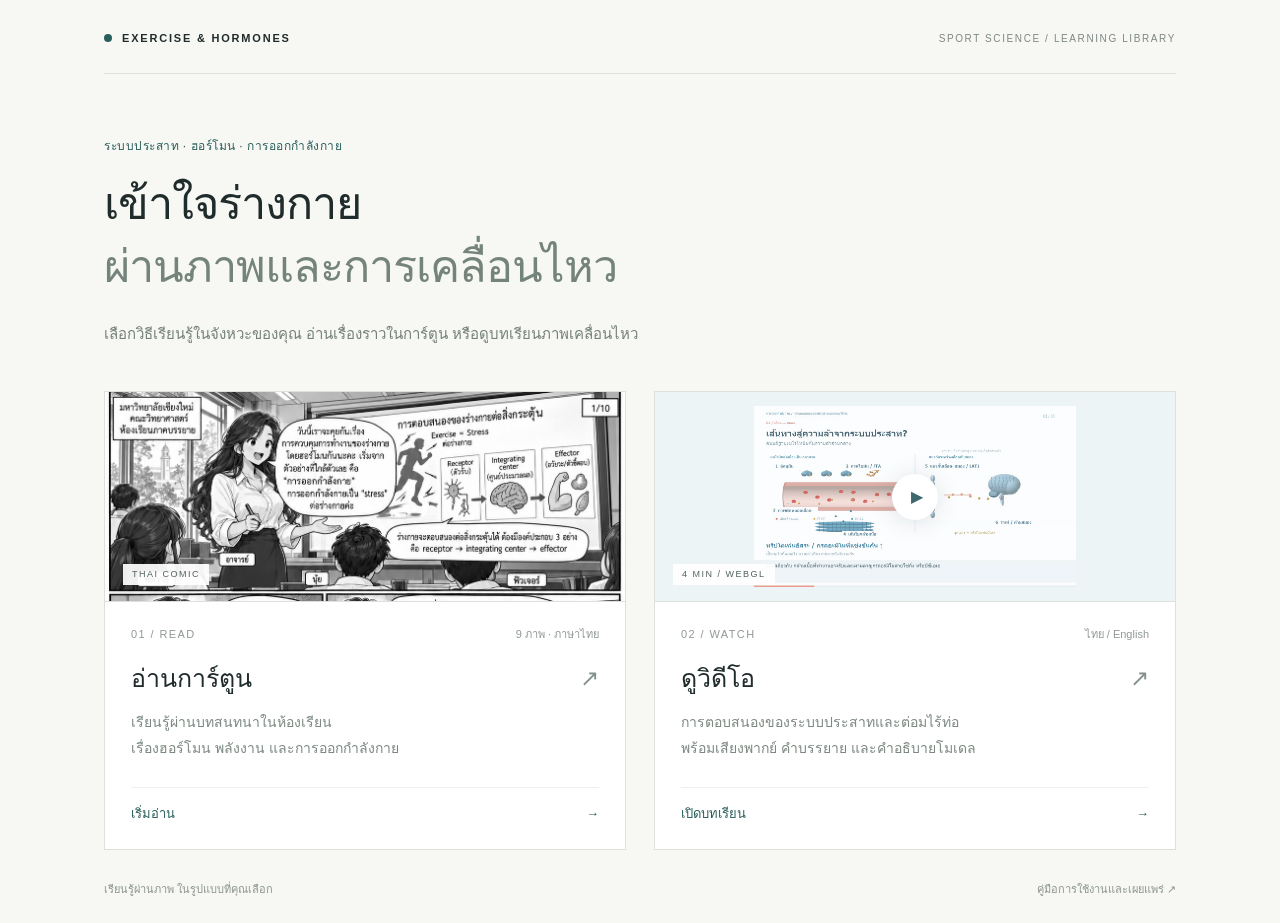
<file: index.html>
<!doctype html>
<html lang="th"><head><meta charset="utf-8"><meta name="viewport" content="width=device-width,initial-scale=1"><meta name="theme-color" content="#f7f7f3"><meta name="description" content="บทเรียนระบบประสาทและต่อมไร้ท่อกับการออกกำลังกาย อ่านการ์ตูนหรือดูวิดีโอพร้อมเสียงพากย์ไทย"><title>Exercise & Hormones — อ่านหรือดู</title><link rel="stylesheet" href="hub.css"></head>
<body><main class="home"><header class="brandbar"><a class="brand" href="index.html"><span class="brand-dot"></span>EXERCISE & HORMONES</a><span class="edition">SPORT SCIENCE / LEARNING LIBRARY</span></header>
<section class="intro"><p class="eyebrow">ระบบประสาท · ฮอร์โมน · การออกกำลังกาย</p><h1>เข้าใจร่างกาย<br><span>ผ่านภาพและการเคลื่อนไหว</span></h1><p class="lead">เลือกวิธีเรียนรู้ในจังหวะของคุณ<br class="mobile-break"> อ่านเรื่องราวในการ์ตูน หรือดูบทเรียนภาพเคลื่อนไหว</p></section>
<section class="paths" aria-label="เลือกรูปแบบบทเรียน">
<a class="path-card" href="reader/index.html"><div class="card-media comic-media"><img id="comic-cover" src="assets/comic-cover.png" alt="ตัวอย่างการ์ตูนบทสนทนาเรื่องฮอร์โมนในห้องเรียน"><span class="media-tag">THAI COMIC</span></div><div class="card-copy"><div class="card-topline"><span>01 / READ</span><span id="comic-count">อ่านตามลำดับหน้า</span></div><h2>อ่านการ์ตูน <span aria-hidden="true">↗</span></h2><p>เรียนรู้ผ่านบทสนทนาในห้องเรียน<br>เรื่องฮอร์โมน พลังงาน และการออกกำลังกาย</p><span class="card-action">เริ่มอ่าน <span aria-hidden="true">→</span></span></div></a>
<a class="path-card" href="video/th/index.html"><div class="card-media video-media"><img src="assets/video-preview.png" alt="ตัวอย่างวิดีโอ แสดงโมเดลหลอดเลือดและเส้นทางเข้าสู่สมอง"><span class="play-mark" aria-hidden="true">▶</span><span class="media-tag">4 MIN / WEBGL</span></div><div class="card-copy"><div class="card-topline"><span>02 / WATCH</span><span>ไทย / English</span></div><h2>ดูวิดีโอ <span aria-hidden="true">↗</span></h2><p>การตอบสนองของระบบประสาทและต่อมไร้ท่อ<br>พร้อมเสียงพากย์ คำบรรยาย และคำอธิบายโมเดล</p><span class="card-action">เปิดบทเรียน <span aria-hidden="true">→</span></span></div></a>
</section><footer class="home-footer"><span>เรียนรู้ผ่านภาพ ในรูปแบบที่คุณเลือก</span><a href="README.md">คู่มือการใช้งานและเผยแพร่ ↗</a></footer></main><script src="reader/pages.js"></script><script>if(window.COMIC_PAGES?.length){document.querySelector('#comic-count').textContent=COMIC_PAGES.length+' ภาพ · ภาษาไทย';}</script></body></html>
</file>
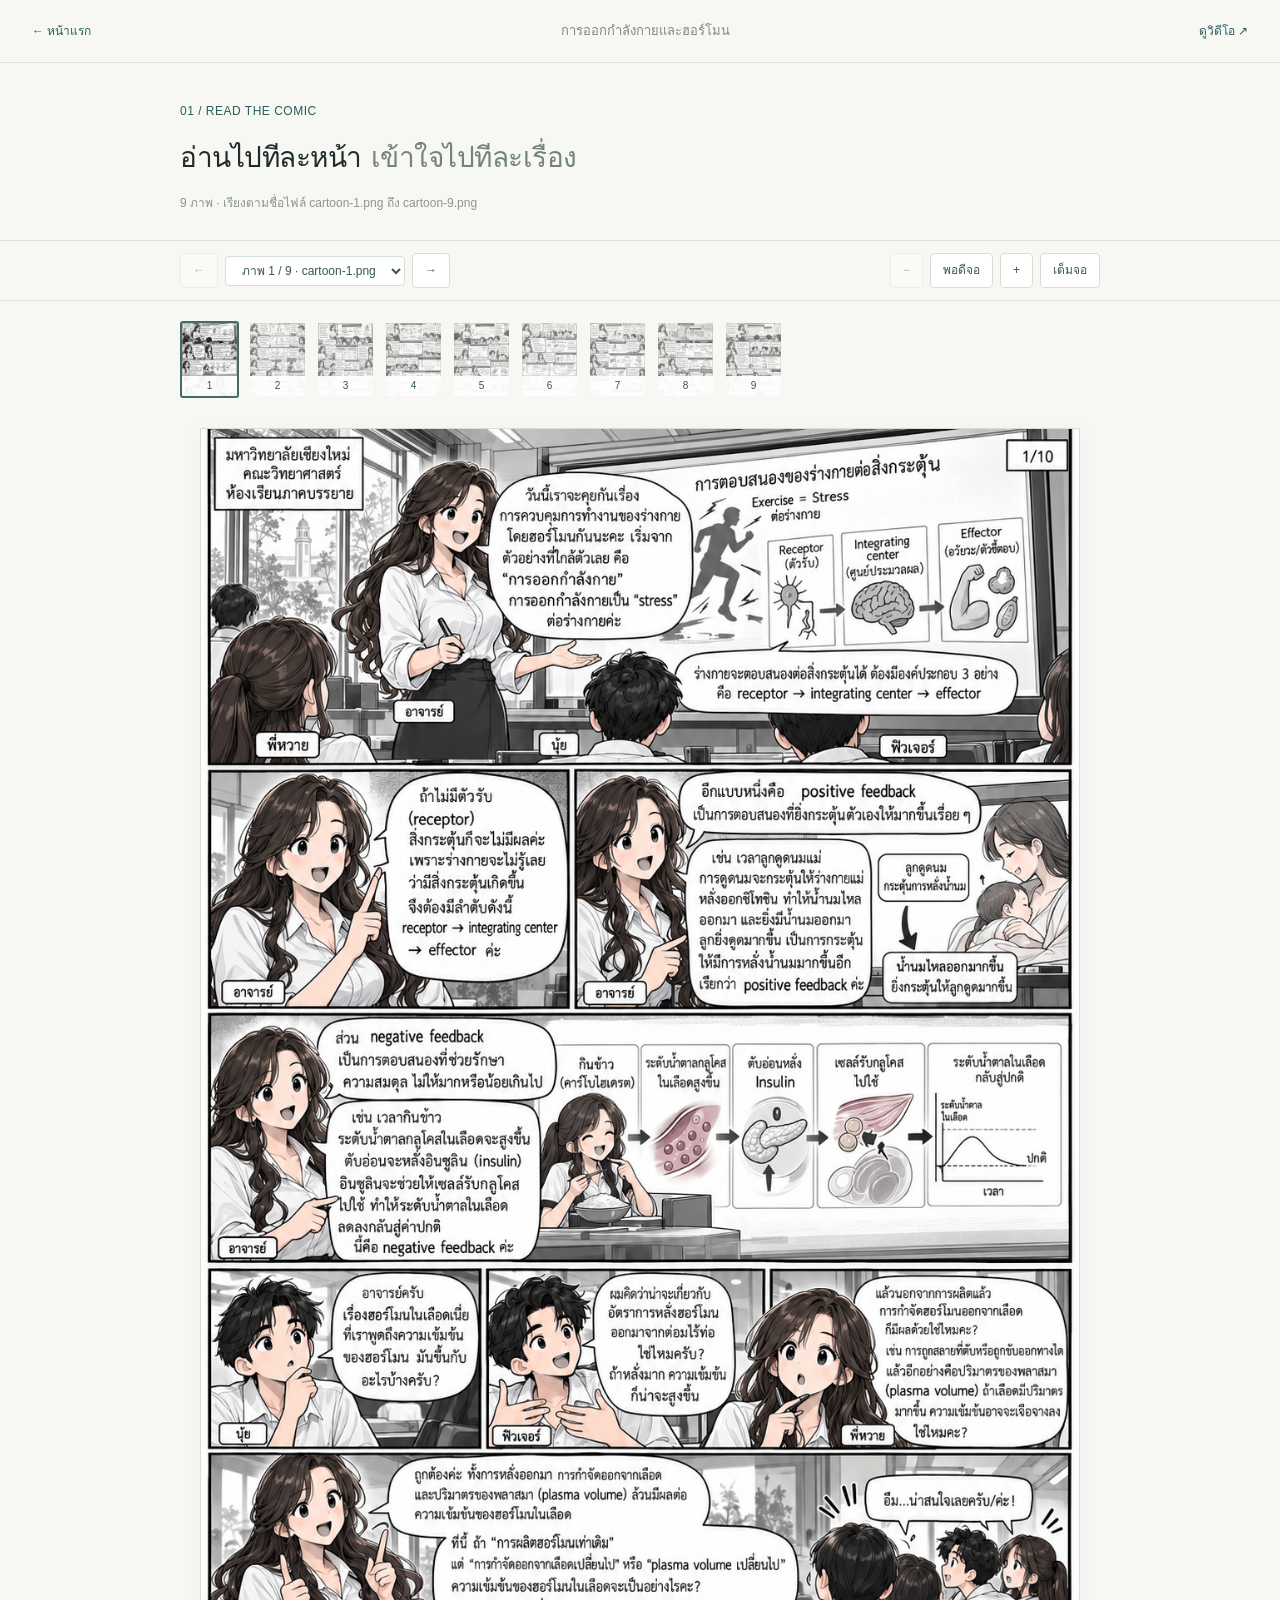
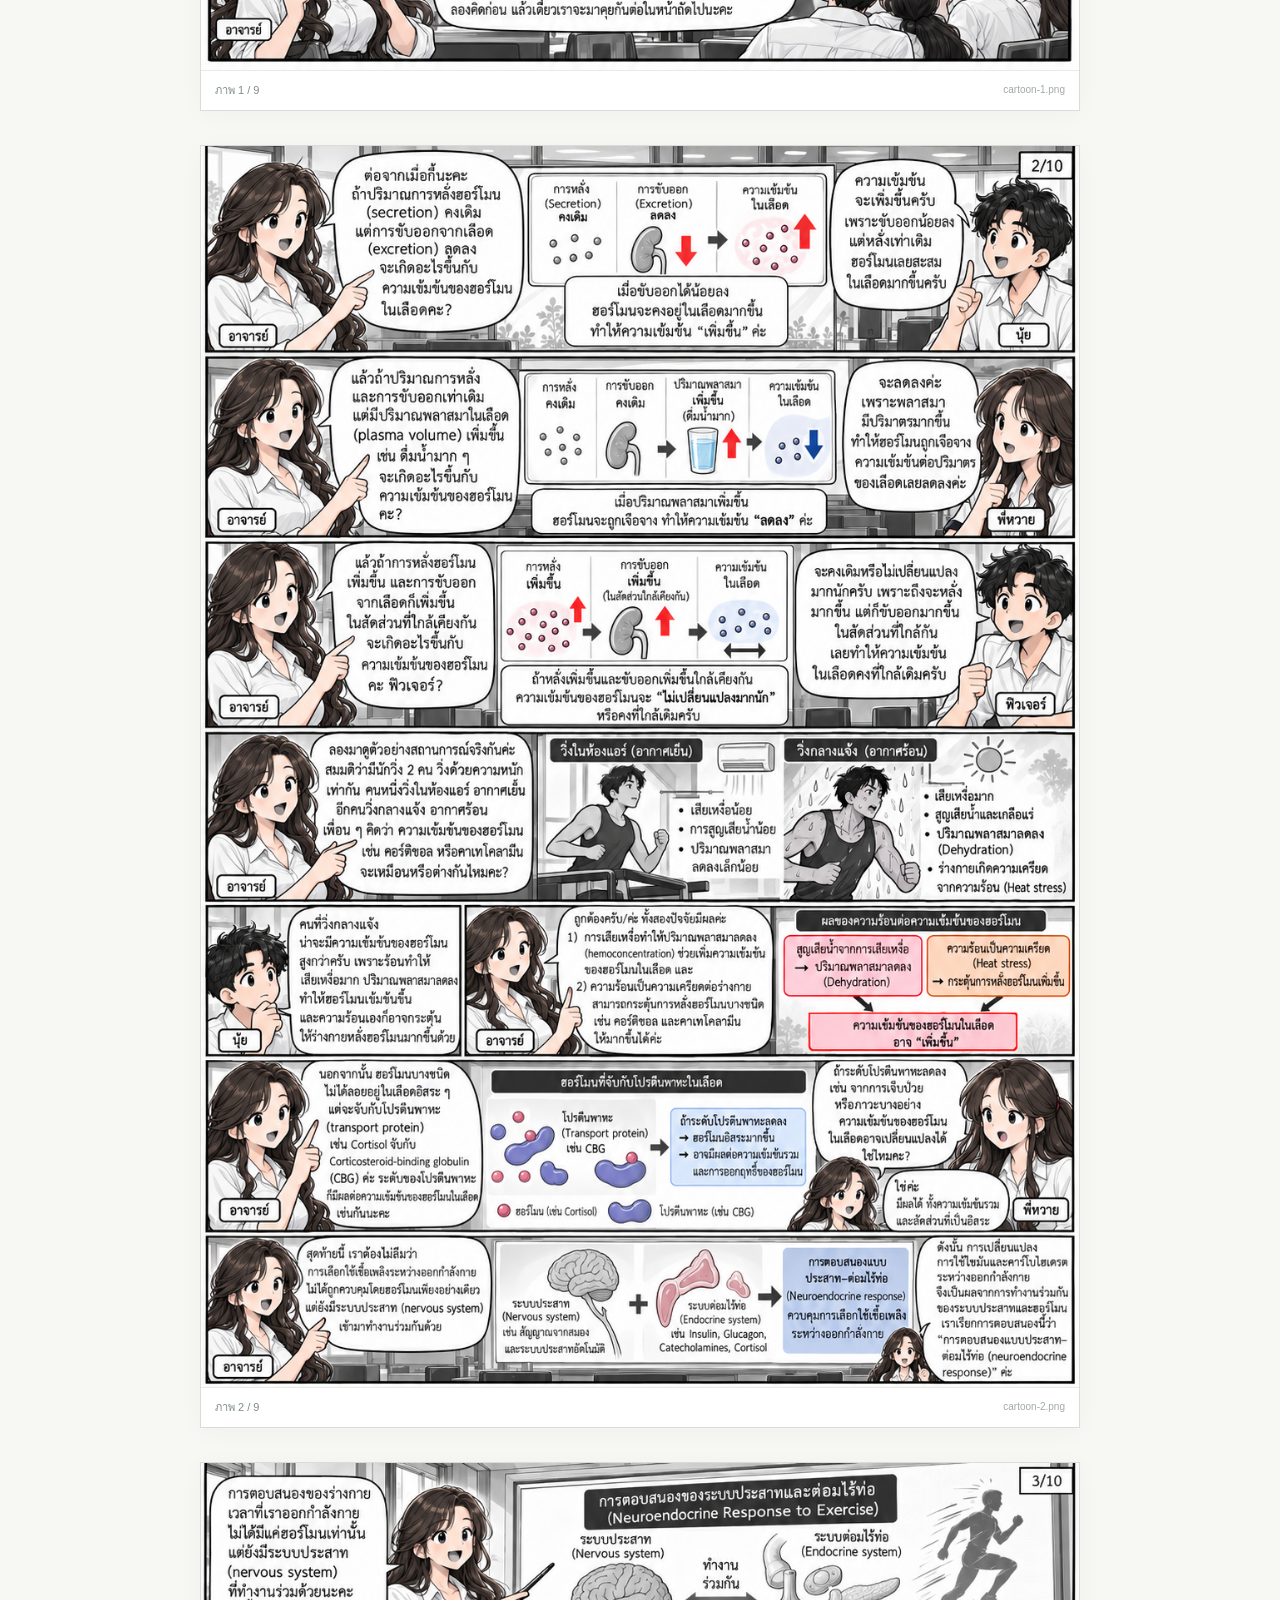
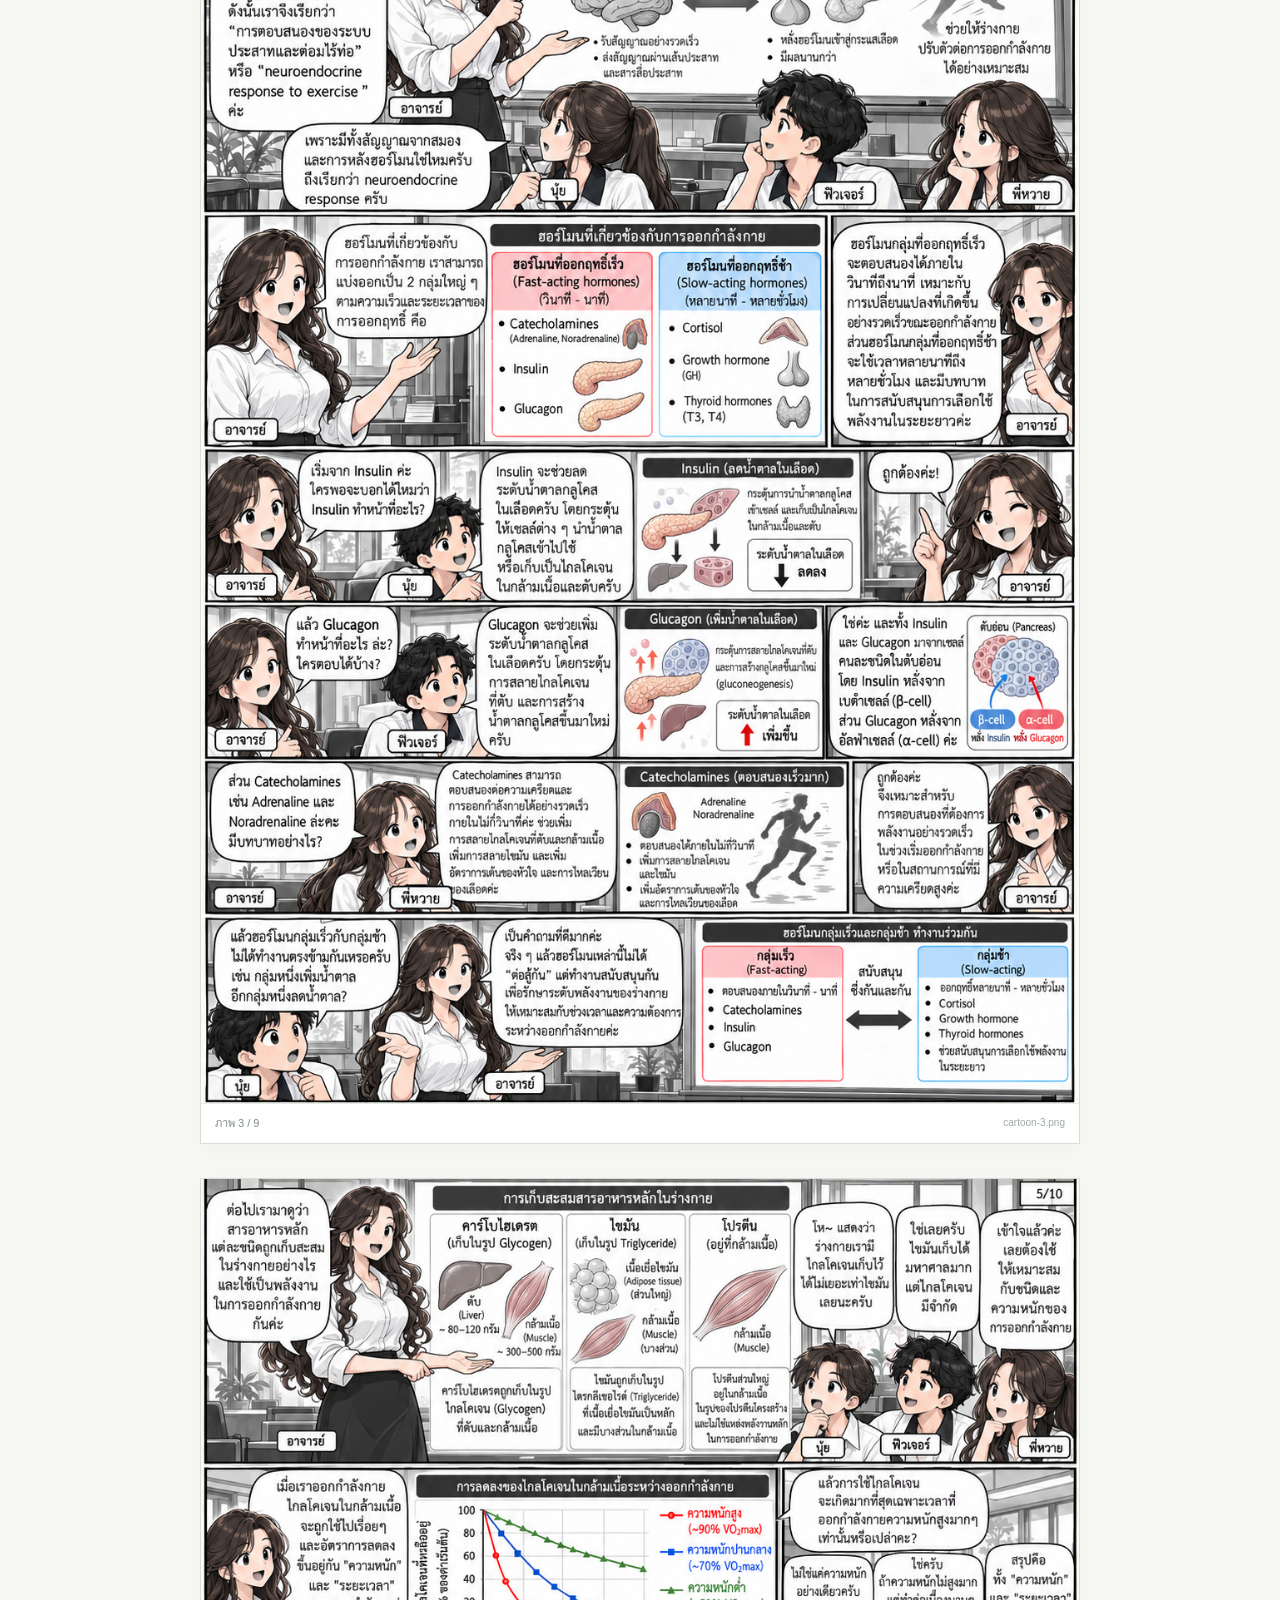
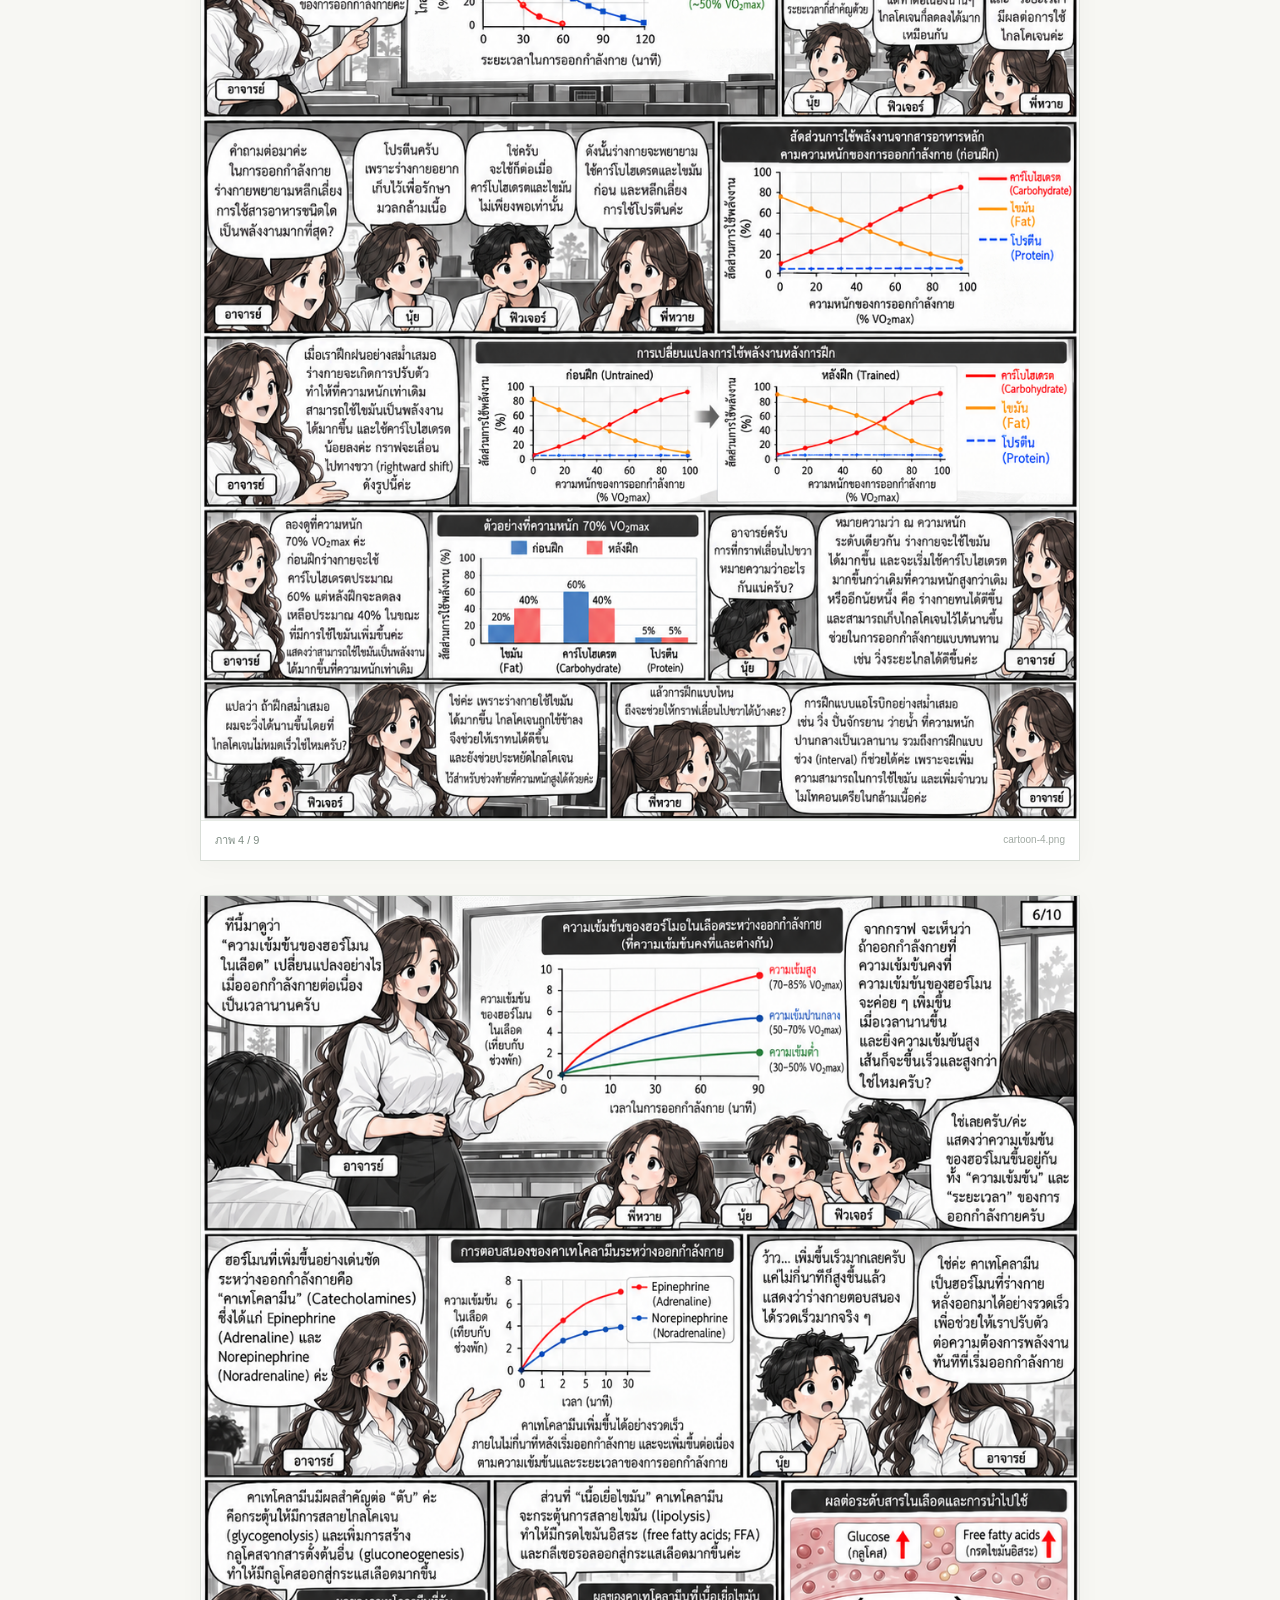
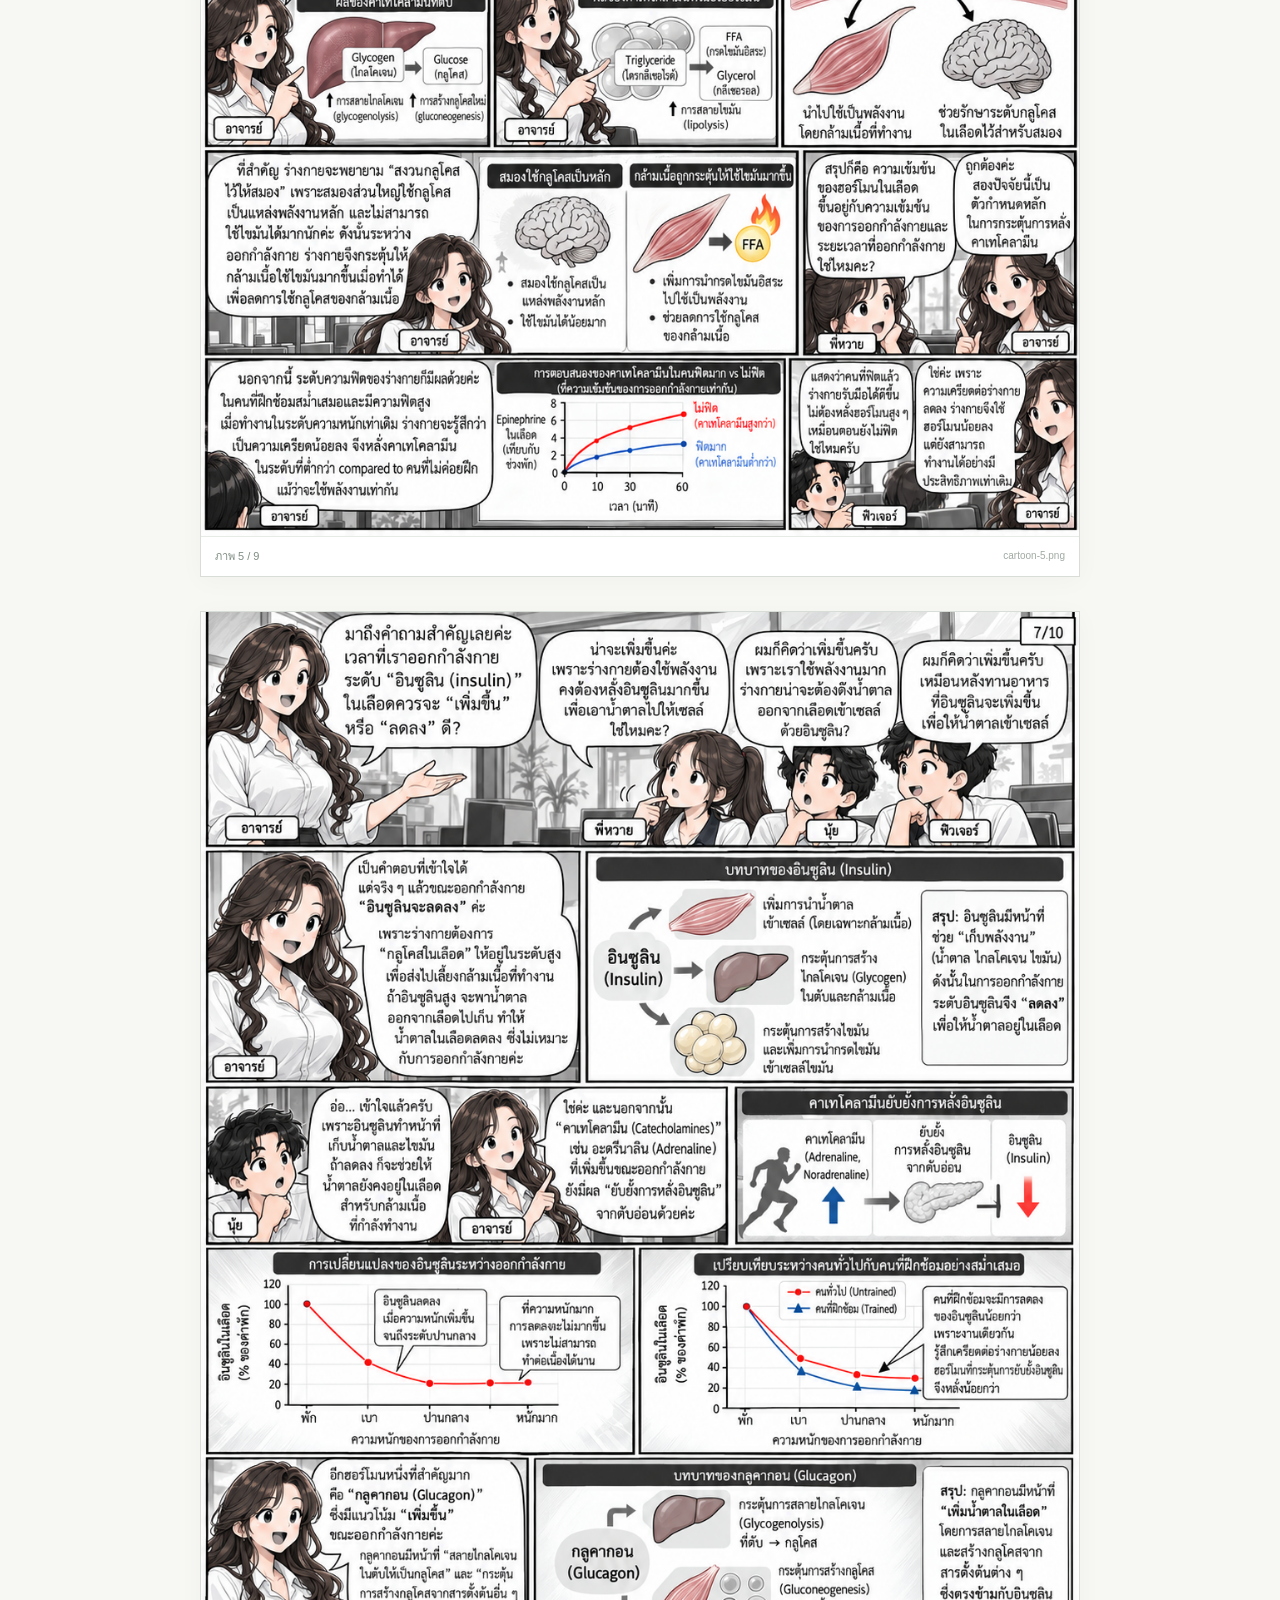
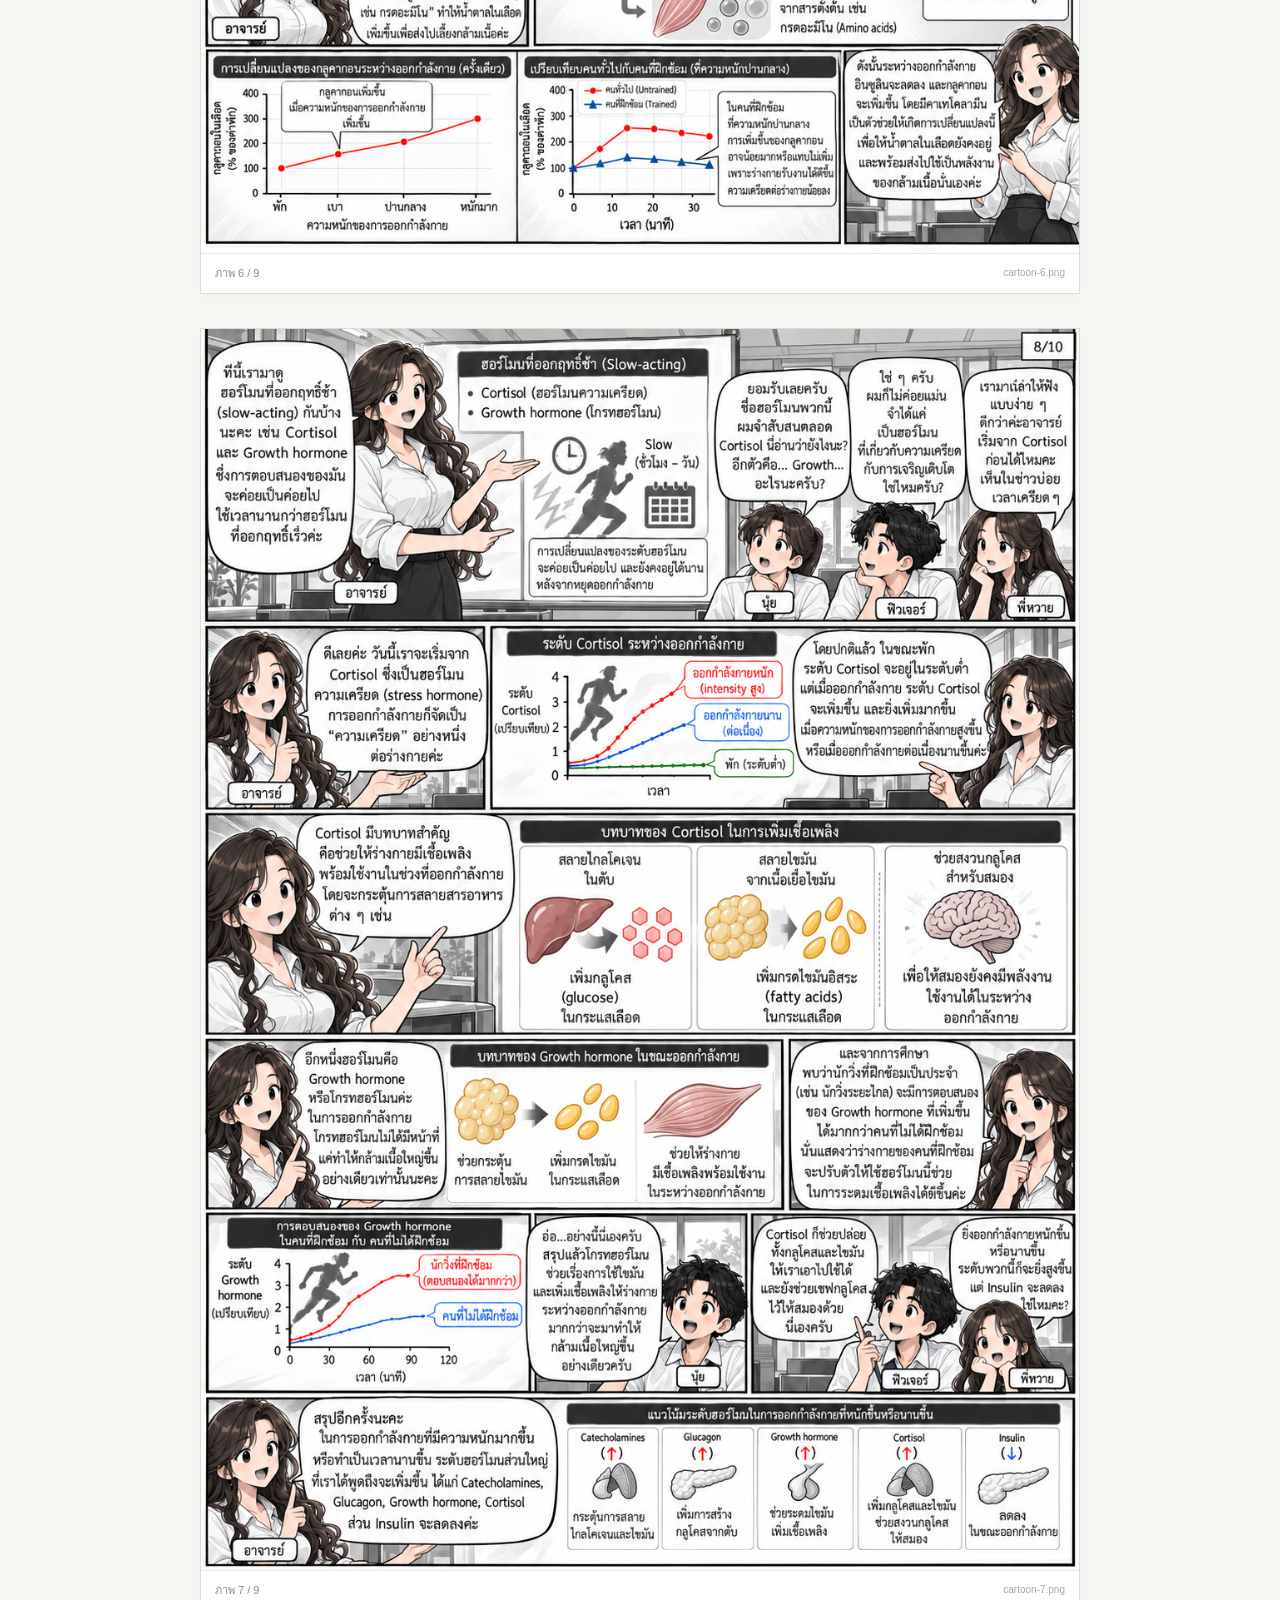
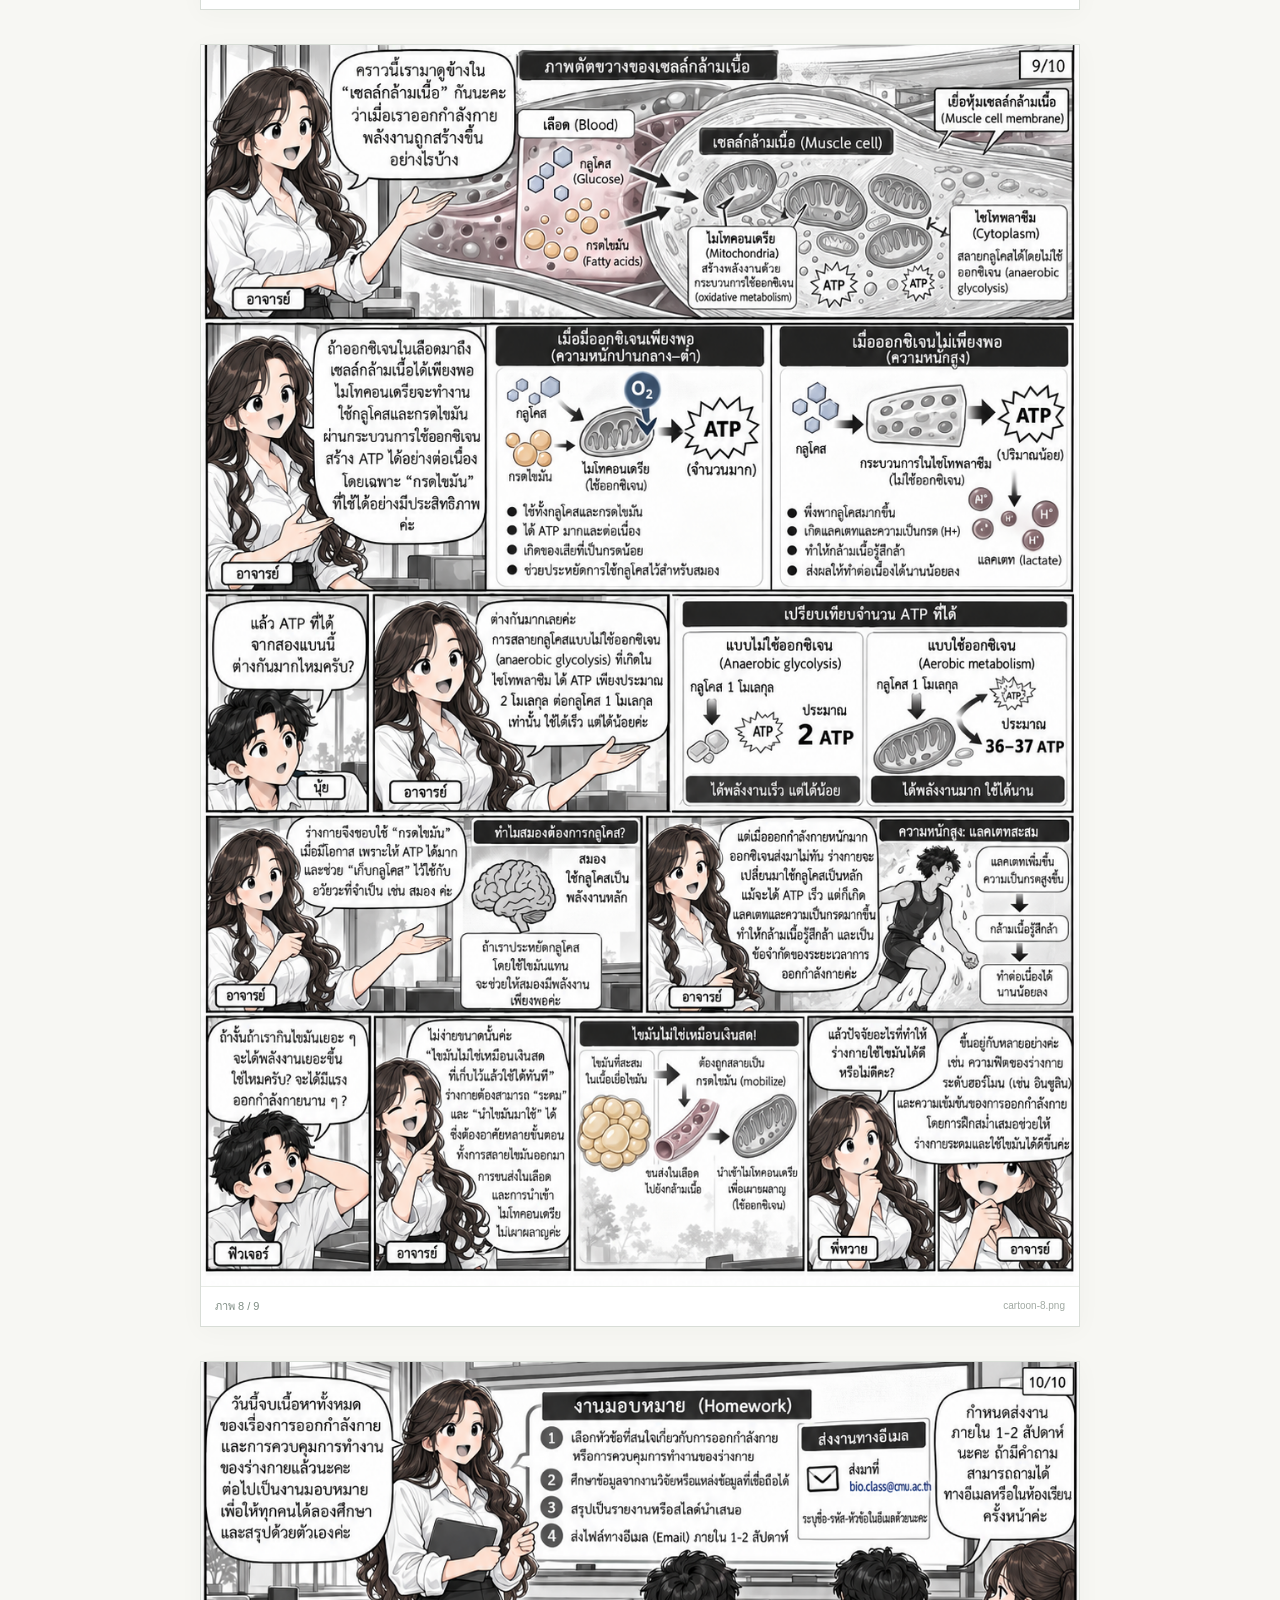
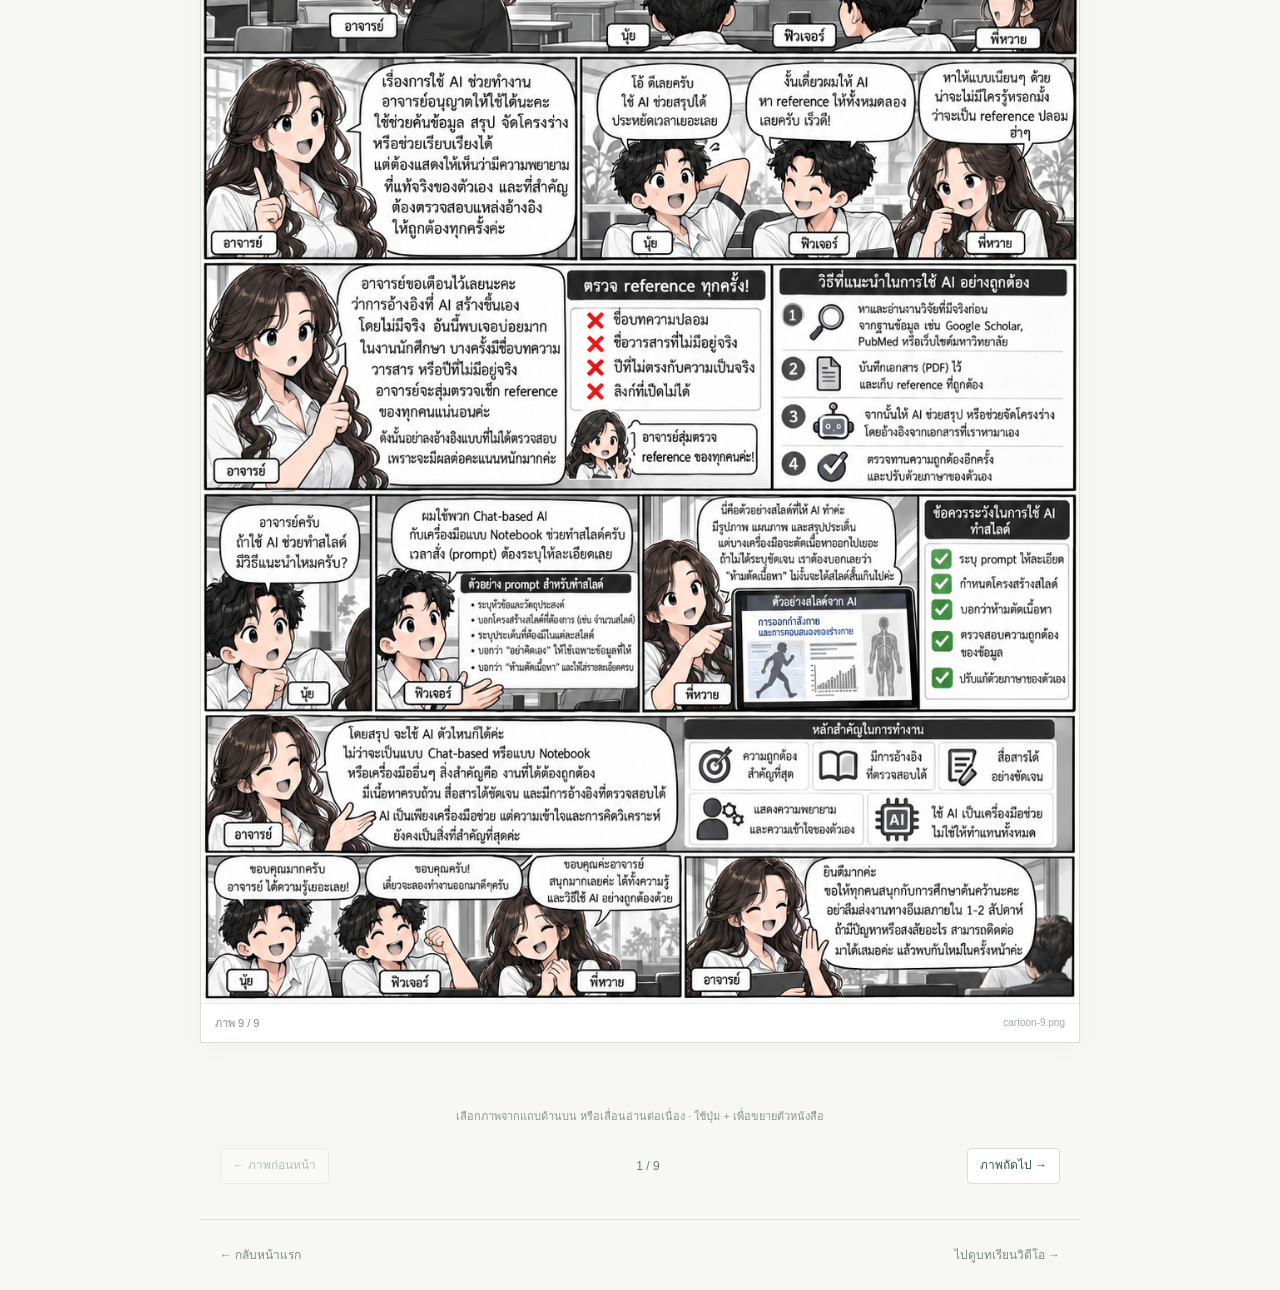
<file: reader/index.html>
<!doctype html><html lang="th"><head><meta charset="utf-8"><meta name="viewport" content="width=device-width,initial-scale=1"><meta name="theme-color" content="#f7f7f3"><title>อ่านการ์ตูน — Exercise & Hormones</title><link rel="stylesheet" href="../hub.css"><link rel="stylesheet" href="reader.css"></head><body>
<header class="reader-header"><a class="back-link" href="../index.html">← หน้าแรก</a><span class="reader-title">การออกกำลังกายและฮอร์โมน</span><a class="video-link" href="../video/th/index.html">ดูวิดีโอ ↗</a></header>
<main><section class="reader-intro"><p class="eyebrow">01 / READ THE COMIC</p><h1>อ่านไปทีละหน้า<br><span>เข้าใจไปทีละเรื่อง</span></h1><p id="collection-note"></p></section>
<nav class="reader-tools" aria-label="ควบคุมการอ่าน"><div class="page-controls"><button id="previous" aria-label="ภาพก่อนหน้า">←</button><label for="page-select" class="sr-only">เลือกภาพ</label><select id="page-select"></select><button id="next" aria-label="ภาพถัดไป">→</button></div><div class="view-controls"><button id="zoom-out" aria-label="ย่อภาพ">−</button><button id="fit">พอดีจอ</button><button id="zoom-in" aria-label="ขยายภาพ">+</button><button id="fullscreen">เต็มจอ</button></div></nav>
<section id="thumbnails" class="thumbnails" aria-label="เลือกหน้าจากภาพย่อ"></section>
<div id="reading-stage" class="reading-stage"><div id="pages" class="pages"></div></div>
<p class="reading-help">เลือกภาพจากแถบด้านบน หรือเลื่อนอ่านต่อเนื่อง · ใช้ปุ่ม + เพื่อขยายตัวหนังสือ</p>
<nav class="bottom-tools" aria-label="เปลี่ยนภาพ"><button id="bottom-previous">← ภาพก่อนหน้า</button><span id="reading-progress" aria-live="polite"></span><button id="bottom-next">ภาพถัดไป →</button></nav>
<footer class="reader-footer"><a href="../index.html">← กลับหน้าแรก</a><a href="../video/th/index.html">ไปดูบทเรียนวิดีโอ →</a></footer></main><script src="pages.js"></script><script src="reader.js"></script></body></html>
</file>
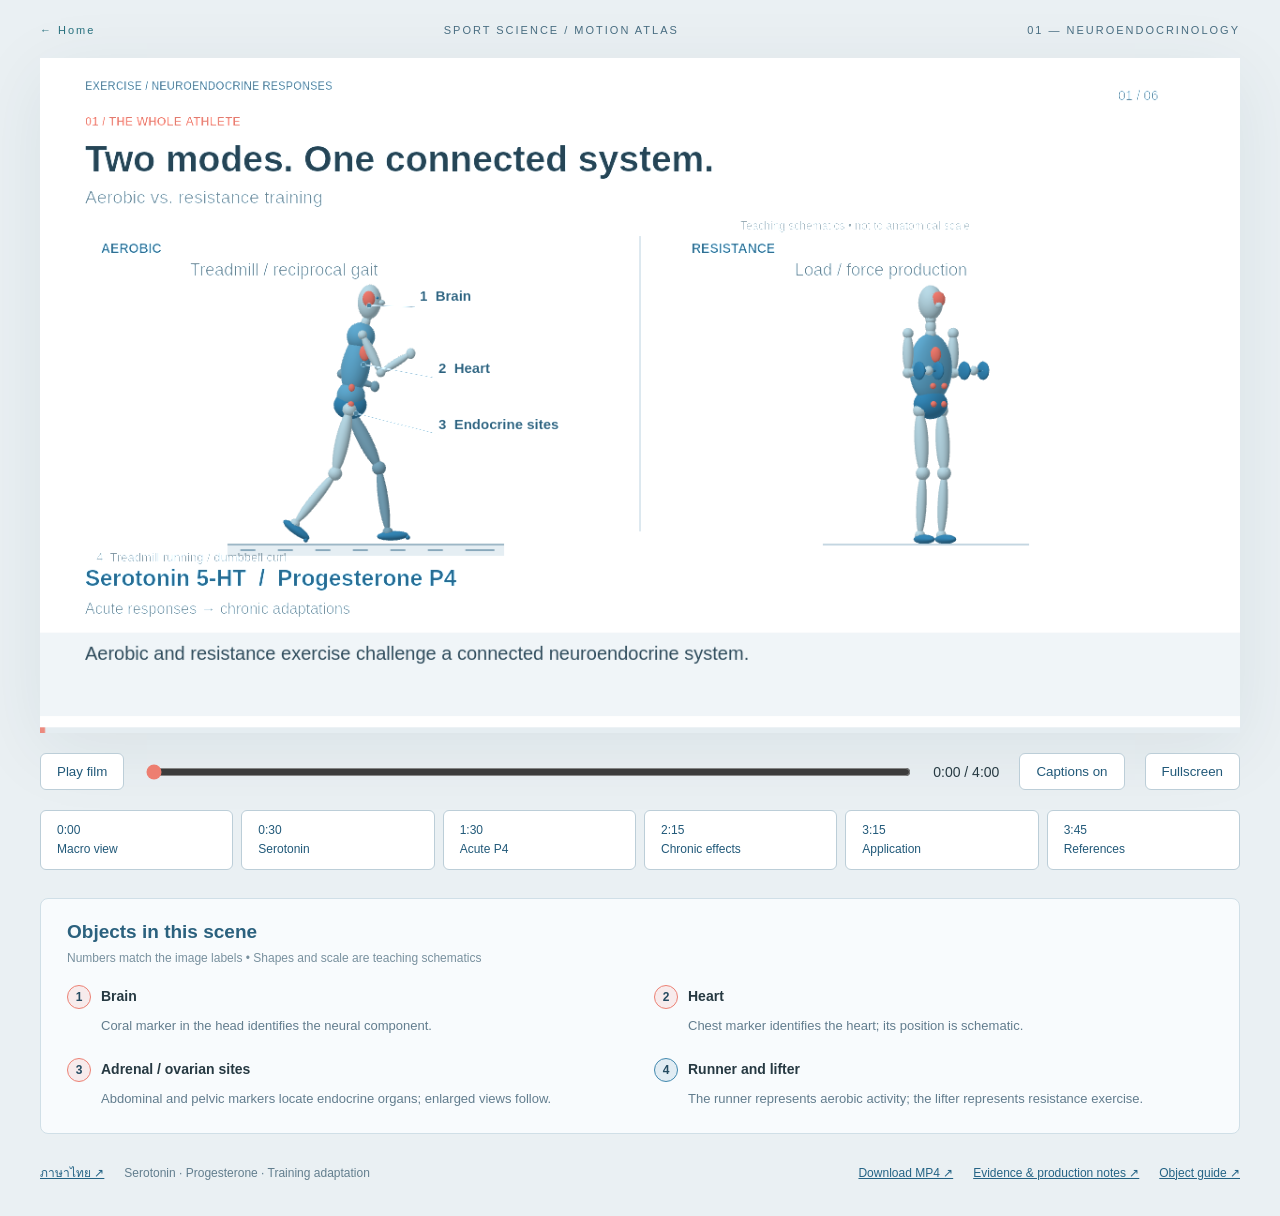
<file: video/index.html>
<!doctype html><html lang="en"><meta charset="utf-8"><meta name="viewport" content="width=device-width,initial-scale=1"><title>Exercise / Neuroendocrine Atlas</title><link rel="stylesheet" href="style.css?v=models-v4"><main><header><a class="hub-home" href="../index.html">← Home</a><span>SPORT SCIENCE / MOTION ATLAS</span><span>01 — NEUROENDOCRINOLOGY</span></header><canvas id="film" width="1280" height="720" aria-label="Four-minute narrated WebGL physiology animation"></canvas><nav><button id="play">Play film</button><input id="seek" aria-label="Film position" type="range" min="0" max="240" step="0.1" value="0"><output id="time">0:00 / 4:00</output><button id="cc" aria-pressed="true">Captions on</button><button id="full">Fullscreen</button></nav><section id="chapters" aria-label="Chapters"></section><section id="object-guide" aria-live="polite"></section><footer><a href="th/">ภาษาไทย ↗</a><p>Serotonin · Progesterone · Training adaptation</p><a href="Neuroendocrine_Responses.mp4?v=models-v4" download>Download MP4 ↗</a><a href="science-notes.md">Evidence & production notes ↗</a><a href="OBJECT_GUIDE_EN.md">Object guide ↗</a></footer><audio id="audio" preload="metadata"><source src="narration.mp3?v=playback-v4-1" type="audio/mpeg"><source src="narration.wav?v=playback-v4-1" type="audio/wav"></audio></main><script src="content.js"></script><script src="movement.js"></script><script src="object-models.js?v=models-v4"></script><script src="film.js?v=playback-v4-1"></script><script src="playback.js?v=playback-v4-1"></script></html>
</file>
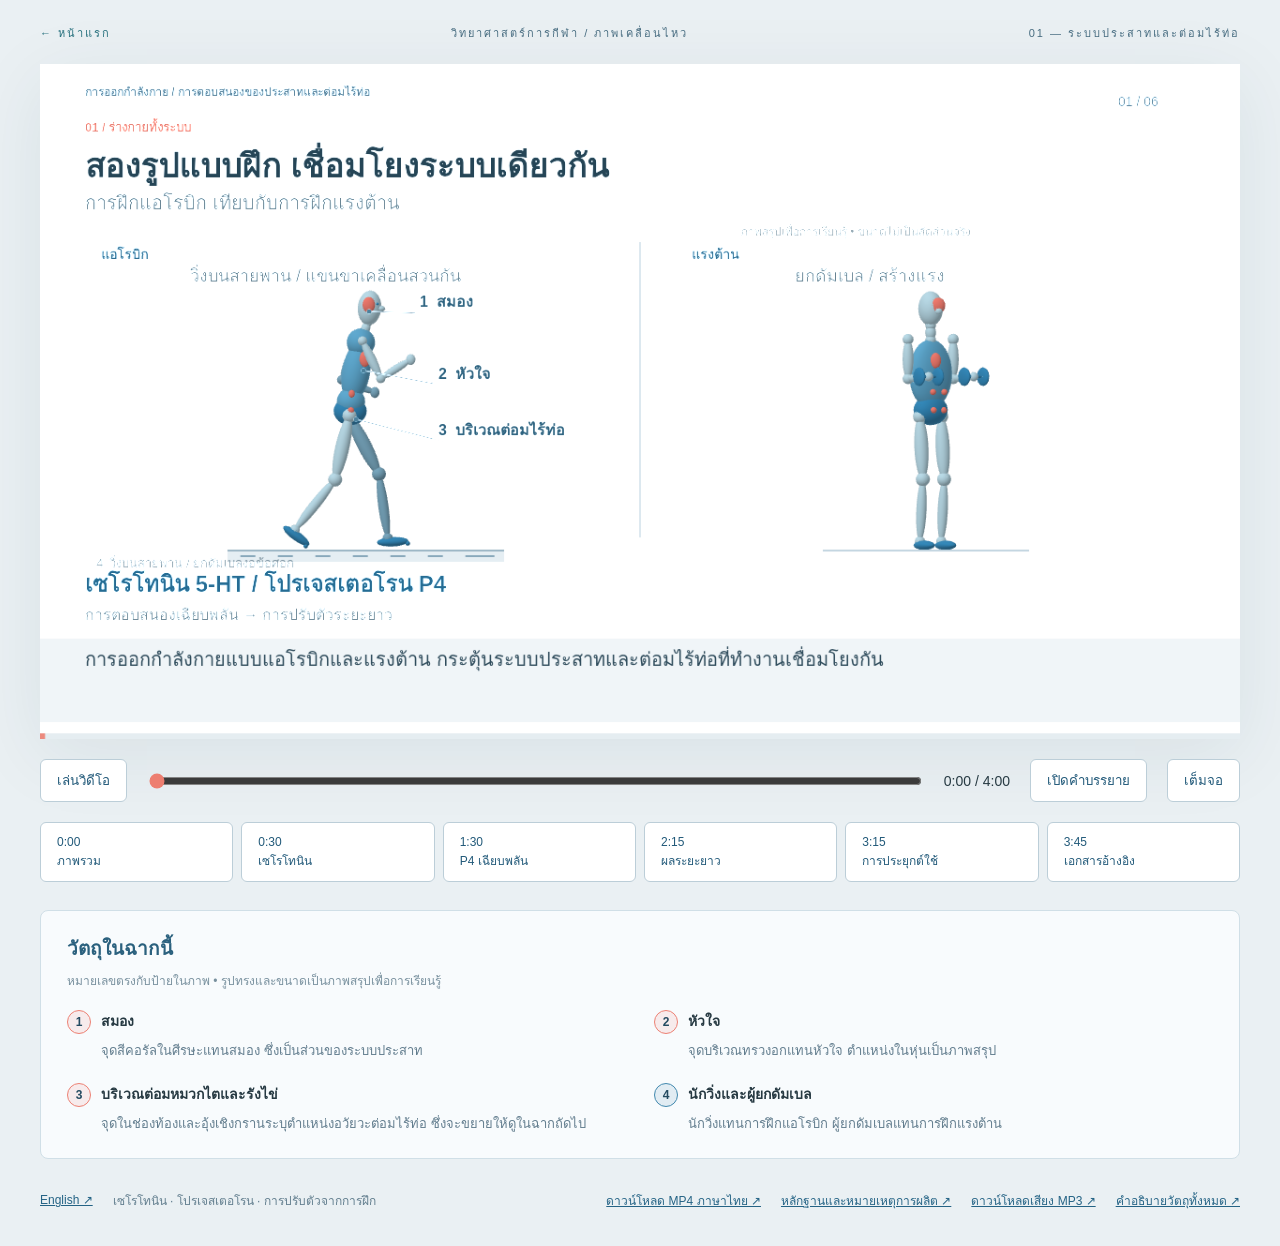
<file: video/th/index.html>
<!doctype html><html lang="th"><meta charset="utf-8"><meta name="viewport" content="width=device-width,initial-scale=1"><title>การตอบสนองของระบบประสาทและต่อมไร้ท่อ</title><link rel="stylesheet" href="../style.css?v=models-v4"><main><header><a class="hub-home" href="../../index.html">← หน้าแรก</a><span>วิทยาศาสตร์การกีฬา / ภาพเคลื่อนไหว</span><span>01 — ระบบประสาทและต่อมไร้ท่อ</span></header><canvas id="film" width="1280" height="720" aria-label="ภาพเคลื่อนไหวสรีรวิทยา WebGL พร้อมเสียงพากย์ภาษาไทย 4 นาที"></canvas><nav><button id="play">เล่นวิดีโอ</button><input id="seek" aria-label="ตำแหน่งวิดีโอ" type="range" min="0" max="240" step="0.1" value="0"><output id="time">0:00 / 4:00</output><button id="cc" aria-pressed="true">เปิดคำบรรยาย</button><button id="full">เต็มจอ</button></nav><section id="chapters" aria-label="บทเรียน"></section><section id="object-guide" aria-live="polite"></section><footer><a href="../">English ↗</a><p>เซโรโทนิน · โปรเจสเตอโรน · การปรับตัวจากการฝึก</p><a href="Neuroendocrine_Responses_TH.mp4?v=models-v4" download>ดาวน์โหลด MP4 ภาษาไทย ↗</a><a href="../science-notes.md">หลักฐานและหมายเหตุการผลิต ↗</a><a href="Thai_Narration_Niwat_Neural.mp3" download>ดาวน์โหลดเสียง MP3 ↗</a><a href="../OBJECT_GUIDE_TH.md">คำอธิบายวัตถุทั้งหมด ↗</a></footer><audio id="audio" preload="metadata"><source src="narration.mp3?v=playback-v4-1" type="audio/mpeg"><source src="narration.wav?v=playback-v4-1" type="audio/wav"></audio></main><script src="content.js?v=neural-v3"></script><script src="../movement.js"></script><script src="../object-models.js?v=models-v4"></script><script src="../film.js?v=playback-v4-1"></script><script src="../playback.js?v=playback-v4-1"></script></html>
</file>
<file: hub.css>
:root{--paper:#f7f7f3;--ink:#202b2c;--muted:#7e8885;--rule:#dce1da;--accent:#295e5b}*{box-sizing:border-box}body{margin:0;background:var(--paper);color:var(--ink);font:16px/1.7 'Leelawadee UI','Tahoma',sans-serif}a{color:inherit;text-decoration:none}button,input,select{font:inherit}a:focus-visible,button:focus-visible,input:focus-visible,select:focus-visible{outline:3px solid #64a6a0;outline-offset:5px}.home{max-width:1160px;margin:auto;padding:0 44px}.brandbar{display:flex;align-items:center;justify-content:space-between;border-bottom:1px solid var(--rule);padding:30px 0 26px;gap:18px}.brand{font:600 11px/1.5 'Segoe UI',sans-serif;letter-spacing:1.8px;display:flex;align-items:center;gap:10px}.brand-dot{height:8px;width:8px;background:var(--accent);border-radius:50%}.edition{color:var(--muted);font:10px 'Segoe UI',sans-serif;letter-spacing:1.6px}.intro{padding:62px 0 43px}.eyebrow{font-size:12px;letter-spacing:.5px;color:var(--accent);margin:0 0 16px}h1{font-size:clamp(30px,3.7vw,45px);font-weight:500;line-height:1.4;letter-spacing:-1px;margin:0 0 22px}h1 span{color:#75837d}.lead{font-size:15px;color:#75817c;margin:0;line-height:1.9}.mobile-break{display:none}.paths{display:grid;grid-template-columns:1fr 1fr;gap:28px}.path-card{border:1px solid var(--rule);background:#fff;display:block;transition:transform .2s,border-color .2s}.path-card:hover{transform:translateY(-4px);border-color:#92aaa2}.card-media{height:210px;position:relative;overflow:hidden;background:#eef1ed;border-bottom:1px solid var(--rule)}.card-media img{width:100%;height:100%;object-fit:cover;display:block;transition:transform .4s}.comic-media img{object-position:center 11%;filter:grayscale(1)}.video-media{background:#edf4f6}.video-media img{object-fit:contain;padding:14px;opacity:.83}.media-tag{position:absolute;left:18px;bottom:16px;background:#ffffffed;padding:4px 9px;font:9px/1.5 'Segoe UI',sans-serif;letter-spacing:1.5px;color:#51615c}.play-mark{display:grid;place-items:center;position:absolute;left:calc(50% - 23px);top:calc(50% - 23px);width:46px;height:46px;padding-left:3px;border-radius:50%;background:#fff;box-shadow:0 2px 24px #263f4b24;color:#3d696e;font-size:16px}.card-copy{padding:23px 26px 24px}.card-topline{display:flex;justify-content:space-between;color:#909993;font-size:11px;gap:14px}.card-topline span:first-child{font-family:'Segoe UI',sans-serif;letter-spacing:1.4px}h2{display:flex;align-items:center;justify-content:space-between;font-size:25px;font-weight:500;margin:13px 0 9px}h2>span{font-size:23px;color:#82918b}.card-copy p{font-size:14px;line-height:1.9;margin:0;color:#7c8881}.card-action{display:flex;align-items:center;justify-content:space-between;border-top:1px solid #edf0eb;margin-top:25px;padding-top:15px;font-size:13px;color:var(--accent)}.home-footer{display:flex;justify-content:space-between;font-size:11px;color:#8c9690;padding:30px 0 24px;gap:20px}.home-footer a:hover{text-decoration:underline}@media(max-width:650px){.home{padding:0 22px}.brandbar{padding:22px 0}.brand{font-size:9px;letter-spacing:1px}.edition{display:none}.intro{padding:38px 0 30px}h1{font-size:29px;letter-spacing:-.5px}.lead{font-size:13px}.mobile-break{display:block}.paths{grid-template-columns:1fr;gap:20px}.card-media{height:185px}.card-copy{padding:20px 22px}.home-footer{flex-direction:column;gap:6px}}@media(prefers-reduced-motion:reduce){*{scroll-behavior:auto!important;transition:none!important}}
.comic-media img{object-position:center top}
</file>
<file: reader/reader.css>
html{scroll-padding-top:112px}.reader-header{display:flex;align-items:center;justify-content:space-between;gap:18px;padding:20px 32px;border-bottom:1px solid var(--rule)}.back-link,.video-link{font-size:12px;color:var(--accent)}.reader-title{font-size:13px;color:#7d8982}.reader-intro{max-width:980px;margin:38px auto 26px;padding:0 30px}.reader-intro h1{font-size:28px;line-height:1.5;letter-spacing:-.5px;margin-bottom:14px}.reader-intro h1 br{display:none}.reader-intro h1 span{margin-left:9px}.reader-intro>p:last-child{font-size:12px;color:#8c958e}.reader-tools{position:sticky;top:0;z-index:5;background:#f7f7f3f5;backdrop-filter:blur(12px);border-top:1px solid var(--rule);border-bottom:1px solid var(--rule);padding:12px max(20px,calc((100vw - 920px)/2));display:flex;justify-content:space-between;gap:16px}.page-controls,.view-controls{display:flex;gap:7px;align-items:center}button,select{border:1px solid #d6ded6;background:#fff;color:#36574f;border-radius:4px;padding:6px 12px;font-size:12px;line-height:1.8;cursor:pointer}button:disabled{opacity:.35;cursor:default}button:hover:not(:disabled){background:#e8efea}.page-controls select{max-width:250px;min-width:130px}.thumbnails{max-width:980px;margin:20px auto;padding:0 30px;display:flex;gap:9px;overflow:auto}.thumbnail{padding:0;position:relative;min-width:59px;max-width:59px;border:2px solid transparent;background:transparent;overflow:hidden;border-radius:3px}.thumbnail img{width:55px;height:73px;object-fit:cover;object-position:top;display:block;filter:grayscale(1);opacity:.65}.thumbnail span{position:absolute;bottom:0;left:0;right:0;background:#ffffffed;font-size:10px;line-height:20px}.thumbnail[aria-current="page"]{border-color:#466c60}.thumbnail[aria-current="page"] img{opacity:1}.reading-stage{overflow:auto;max-width:100%;padding:10px 18px 30px}.pages{width:var(--reading-width,880px);max-width:100%;margin:auto}.pages.zoomed{max-width:none}figure{margin:0 0 34px;scroll-margin-top:92px;background:#fff;border:1px solid #d8ddd7;box-shadow:0 4px 24px #243a2d08}figure img{display:block;width:100%;height:auto}figcaption{display:flex;justify-content:space-between;gap:14px;padding:10px 14px;color:#7e8c83;font-size:11px;border-top:1px solid #e7ebe6}.file-name{font-size:10px;color:#a1aaa3;overflow-wrap:anywhere}.reading-help{text-align:center;font-size:11px;color:#8a958d;margin:0 20px 22px}.bottom-tools{display:flex;justify-content:space-between;align-items:center;max-width:880px;margin:auto;padding:0 20px;gap:10px}.bottom-tools span{font-size:12px;color:#6c7c73}.reader-footer{display:flex;max-width:880px;margin:35px auto 0;padding:25px 20px;border-top:1px solid var(--rule);justify-content:space-between;font-size:12px;color:#7b8b80}.sr-only{position:absolute;width:1px;height:1px;overflow:hidden;clip:rect(0,0,0,0)}.reading-stage:fullscreen{background:#e9ede7;height:100vh;padding-top:30px}.reading-stage:fullscreen .pages{max-width:100%;width:900px}@media(max-width:650px){.reader-header{padding:16px 18px}.reader-title{display:none}.reader-intro{margin-top:30px;padding:0 20px}.reader-intro h1{font-size:24px}.reader-intro h1 br{display:block}.reader-intro h1 span{margin-left:0}.reader-tools{padding:10px 12px;gap:10px;flex-wrap:wrap}.page-controls select{min-width:110px;max-width:190px}button,select{padding:5px 10px}.view-controls{margin-left:auto}.thumbnails{padding:0 16px;margin:15px 0;gap:5px}.thumbnail{min-width:47px;max-width:47px}.thumbnail img{width:43px;height:59px}.reading-stage{padding:4px 0 22px}.pages{width:100%}figure{border-left:0;border-right:0;margin-bottom:24px;scroll-margin-top:124px}figcaption{padding:10px 12px}.file-name{display:none}.bottom-tools button{font-size:11px}.reader-footer{font-size:11px}}@media(prefers-reduced-motion:reduce){html{scroll-behavior:auto}}
/* Keep the enlarged canvas wider than the phone while its stage scrolls. */
@media(max-width:650px){.pages.zoomed{width:var(--reading-width)}}
html{scroll-padding-top:0}.reading-stage figure{scroll-margin-top:var(--reader-offset,90px)}
</file>
<file: video/style.css>
*{box-sizing:border-box}body{margin:0;background:#eaf0f3;color:#263942;font:14px 'Segoe UI',Tahoma,Arial,sans-serif}main{max-width:1440px;margin:auto;padding:24px 40px}header,footer,nav{display:flex;align-items:center;gap:20px;justify-content:space-between}header{font-size:11px;letter-spacing:2px;padding:0 0 22px;color:#486d81}canvas{display:block;width:100%;aspect-ratio:16/9;background:white;box-shadow:0 16px 70px #183b5014}nav{padding:20px 0}button{background:white;border:1px solid #bcced8;border-radius:6px;color:#215979;padding:10px 16px;cursor:pointer}button:hover,button.active{background:#145c85;color:white}input{flex:1;accent-color:#ed7e70;min-width:40px}output{white-space:nowrap;font-variant-numeric:tabular-nums}#chapters{display:grid;grid-template-columns:repeat(6,1fr);gap:8px}#chapters button{text-align:left;font-size:12px;line-height:1.6}footer{justify-content:flex-start;font-size:12px;color:#627e8e;margin-top:20px}a{color:#246385}footer p{margin-right:auto}#object-guide{margin-top:28px;background:#f8fbfd;border:1px solid #d0dfe7;border-radius:8px;padding:22px 26px}#object-guide h2{font-size:19px;margin:0;color:#2b617e}#object-guide p{color:#78909e;font-size:12px;margin:8px 0 20px}#object-guide dl{display:grid;grid-template-columns:repeat(2,minmax(0,1fr));gap:20px 28px;margin:0}#object-guide dt{font-weight:600;display:flex;gap:10px;align-items:center;line-height:1.7}#object-guide dt span{display:inline-grid;place-items:center;border-radius:50%;width:24px;height:24px;flex:0 0 24px;color:white;font-size:12px}#object-guide dd{margin:6px 0 0 34px;line-height:1.75;color:#627d8e;font-size:13px}@media(max-width:700px){main{padding:16px 10px}header{font-size:8px}nav{gap:6px;flex-wrap:wrap}button{padding:8px}#chapters{grid-template-columns:repeat(3,1fr)}footer{flex-wrap:wrap}#object-guide{padding:18px}#object-guide dl{grid-template-columns:1fr}}

nav{flex-wrap:wrap}#audio-status{font-size:12px;color:#8a493d;flex-basis:100%}#audio-status:empty{display:none}#retry-audio[hidden]{display:none}

header{flex-wrap:wrap;gap:12px}.hub-home{color:#28717e;text-decoration:none;white-space:nowrap}.hub-home:hover{text-decoration:underline}
</file>
